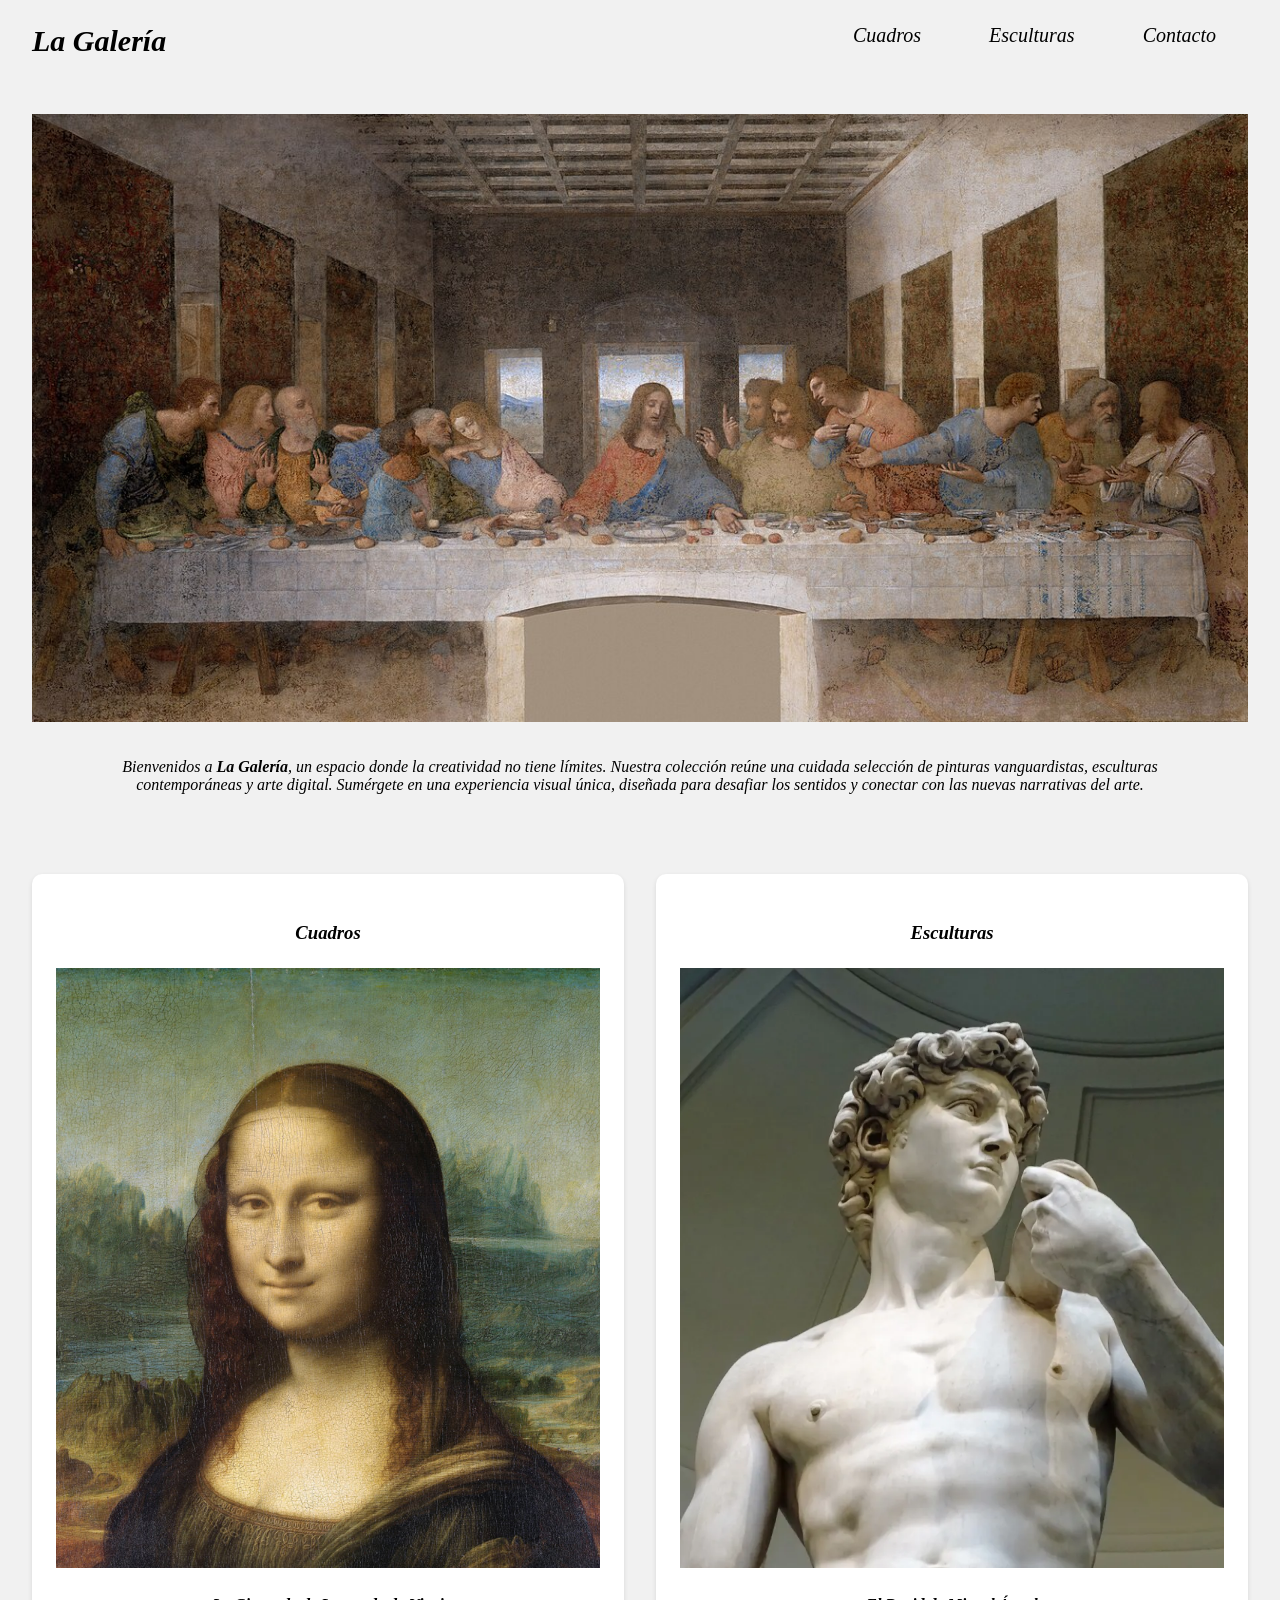
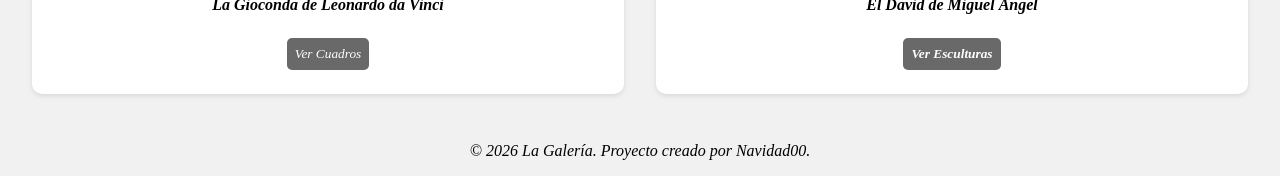
<file: index.html>
<!DOCTYPE html>
<html lang="es">
<head>
    <meta charset="UTF-8">
    <meta name="viewport" content="width=device-width, initial-scale=1.0">
    <link rel="stylesheet" href="styles.css">
    <title>La Galería</title>
</head>
<body>
    <header>
        <div class="titulo">La Galería</div>
        <div class="lista">
            <ul>
                <li><a href="./cuadros.html">Cuadros</a></li>
                <li><a href="./esculturas.html">Esculturas</a></li>
                <li><a href="./contacto.html">Contacto</a></li>
            </ul>
        </div>
    </header>
    <div class="info">
        <img src="img/ultimaCena.jpg" alt="La última cena">
        <p>Bienvenidos a <b>La Galería</b>, un espacio donde la creatividad no tiene límites. Nuestra colección reúne una cuidada selección de pinturas vanguardistas, esculturas contemporáneas y arte digital. Sumérgete en una experiencia visual única, diseñada para desafiar los sentidos y conectar con las nuevas narrativas del arte.</p>
    </div>
    
    <div class="obras-grid">
        <div class="cuadros">
            <h3>Cuadros</h3>
            <img src="img/gioconda.jpg" alt="La mona Lisa">
            <p>La Gioconda de Leonardo da Vinci </p>
            <button><a href="./cuadros.html">Ver Cuadros</a></button>
        </div>
        <div class="esculturas">
            <h3>Esculturas</h3>
            <img src="img/david1.png" alt="El David">
            <p>El David de Miguel Ángel</p>
            <button><a href="./esculturas.html">Ver Esculturas</a></button>
        </div>
    </div>
    <footer>
        <p>&copy; 2026 La Galería. Proyecto creado por Navidad00.</p>
    </footer>
</body>
</html>
</file>
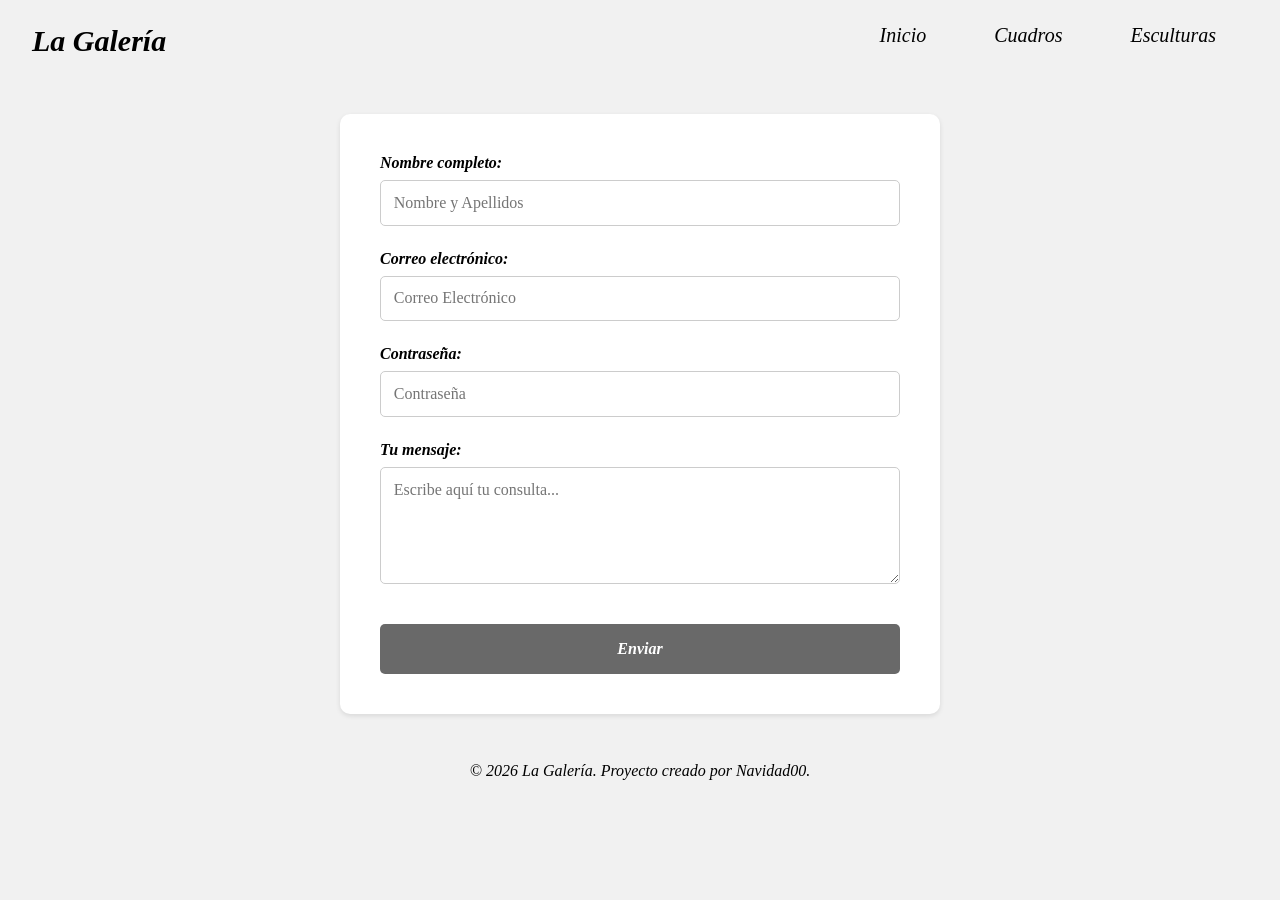
<file: contacto.html>
<!DOCTYPE html>
<html lang="es">
<head>
    <meta charset="UTF-8">
    <meta name="viewport" content="width=device-width, initial-scale=1.0">
    <link rel="stylesheet" href="styles.css">
    <title>La Galería</title>
</head>
<body>
    <header>
        <div class="titulo">La Galería</div>
        <div class="lista">
            <ul>
                <li><a href="./index.html">Inicio</a></li>
                <li><a href="./cuadros.html">Cuadros</a></li>
                <li><a href="./esculturas.html">Esculturas</a></li>
            </ul>
        </div>
    </header>
    <div class="form">
        <form class="formulario-contacto" action="#" method="POST">
            <div class="grupo-form">
                <label for="nombre">Nombre completo:</label>
                <input type="text" id="nombre" name="nombre" placeholder="Nombre y Apellidos" required>
            </div>
            <div class="grupo-form">
                <label for="email">Correo electrónico:</label>
                <input type="email" id="email" name="email" placeholder="Correo Electrónico" required>
            </div>
            <div class="grupo-form">
                <label for="password">Contraseña:</label>
                <input type="password" id="passwd" name="password" placeholder="Contraseña">
            </div>
            <div class="grupo-form">
                <label for="mensaje">Tu mensaje:</label>
                <textarea id="mensaje" name="mensaje" rows="5" placeholder="Escribe aquí tu consulta..." required></textarea>
            </div>
            <button type="submit" class="boton-enviar">Enviar</button>
        </form>
    </div>
    <footer>
        <p>&copy; 2026 La Galería. Proyecto creado por Navidad00.</p>
    </footer>
    </body>
</html>
</file>
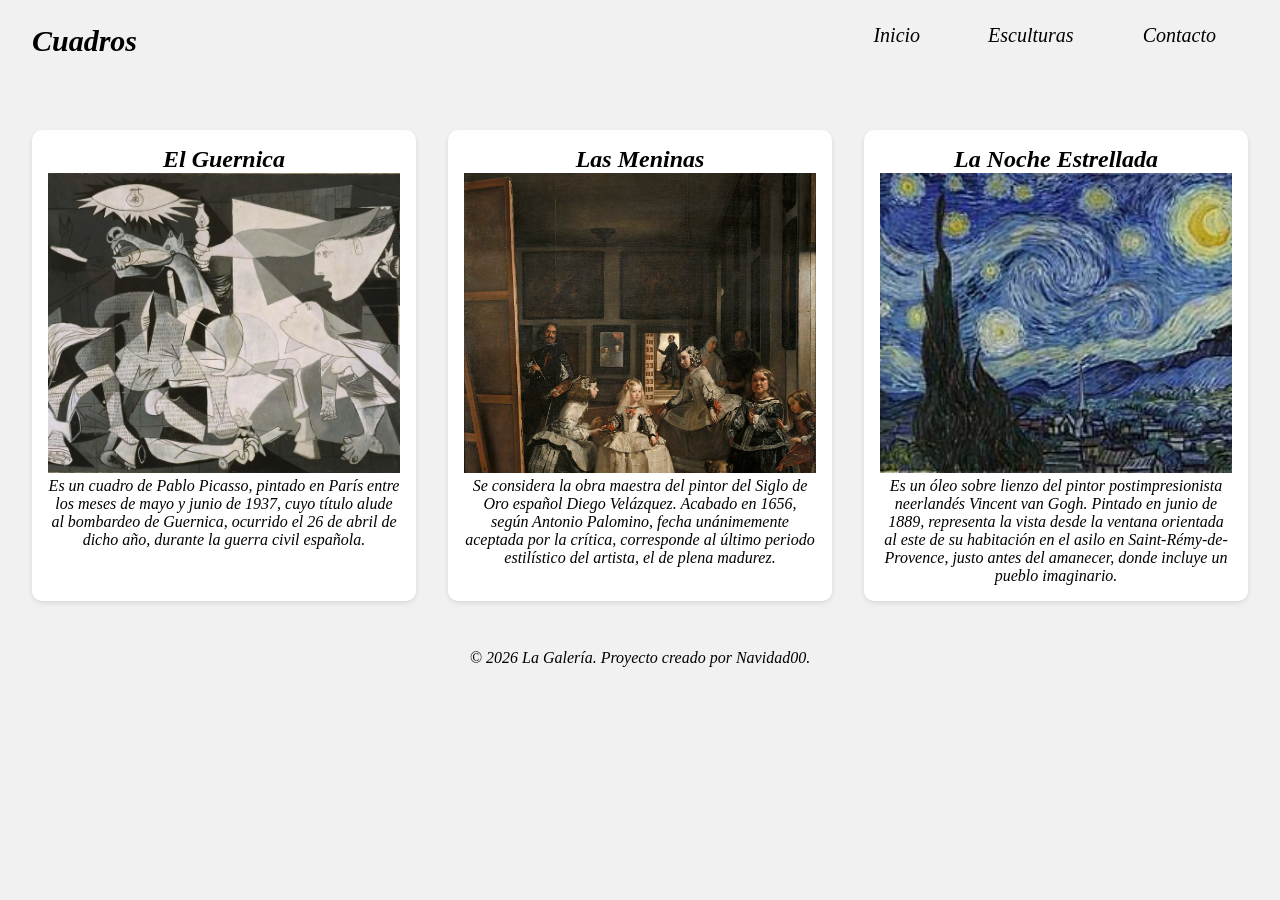
<file: cuadros.html>
<!DOCTYPE html>
<html lang="es">
<head>
    <meta charset="UTF-8">
    <meta name="viewport" content="width=device-width, initial-scale=1.0">
    <link rel="stylesheet" href="styles.css">
    <title>Cuadros</title>
</head>
<body>
    <header>
        <div class="titulo">Cuadros</div>
        <div class="lista">
            <ul>
                <li><a href="./index.html">Inicio</a></li>
                <li><a href="./esculturas.html">Esculturas</a>
                </li>
                <li><a href="./contacto.html">Contacto</a></li>
            </ul>
        </div>
    </header>
    <div class="cuadros-grid">
        <div class="tarjeta-cuadro">
            <h2>El Guernica</h2>
            <img src="./img/guernica.jpg" alt="EL Guernica">
            <p>Es un cuadro de Pablo Picasso, pintado en París​ entre los meses de mayo y junio de 1937, cuyo título alude al bombardeo de Guernica, ocurrido el 26 de abril de dicho año, durante la guerra civil española.</p>
        </div>
        <div class="tarjeta-cuadro">
            <h2>Las Meninas</h2>
            <img src="./img/lasMeninas.jpg" alt="Las Meninas">
            <p>Se considera la obra maestra del pintor del Siglo de Oro español Diego Velázquez. Acabado en 1656, según Antonio Palomino, fecha unánimemente aceptada por la crítica, corresponde al último periodo estilístico del artista, el de plena madurez.</p>
        </div>
        <div class="tarjeta-cuadro">
            <h2>La Noche Estrellada</h2>
            <img src="./img/nocheEstrellada.jpg" alt="La Noche Estrellada">
            <p>Es un óleo sobre lienzo del pintor postimpresionista neerlandés Vincent van Gogh. Pintado en junio de 1889, representa la vista desde la ventana orientada al este de su habitación en el asilo en Saint-Rémy-de-Provence, justo antes del amanecer, donde incluye un pueblo imaginario.​</p>
        </div>
    </div>
    

    <footer>
        <p>&copy; 2026 La Galería. Proyecto creado por Navidad00.</p>
    </footer>

</body>
</html>
</file>
<file: styles.css>
*{
    padding: 0;
    margin: 0;
    box-sizing: border-box;
    font-family:'Times New Roman', Times, serif;
    font-style: italic;
}

body{
    background-color: rgb(241, 241, 241);
}

header{
    display: flex;
    text-align: center;
    justify-content: space-between;
    padding: 1.5rem 2rem;
    margin: 0 auto;
}

.titulo{
    font-size: 30px;
    font-weight: bold;
}

.lista li{
    list-style: none;
    display: inline;
    margin: 1.5rem 2rem;
    font-size: 20px;
}

.lista a{
    text-decoration: none;
    color: black;
}

.info img{
    width: 100%;
    padding: 2rem;
    border-radius: 10px;
}

.info p{
    text-align: center;
    justify-content: center;
    margin-left: 5rem;
    margin-right: 5rem;
}

.obras-grid{
    padding-top: 3rem;
    display: grid;
    grid-template-columns: repeat(auto-fit, minmax(300px, 1fr));
    gap: 2rem;
    margin: 2rem;
}

.cuadros{
    background-color: white;
    border-radius: 10px;
    overflow: hidden;
    box-shadow: 0 2px 5px rgba(0, 0, 0, 0.1);
    padding: 1.5rem;
    text-align: center;
}

.esculturas{
    background-color: white;
    border-radius: 10px;
    overflow: hidden;
    box-shadow: 0 2px 5px rgba(0, 0, 0, 0.1);
    padding: 1.5rem;
    text-align: center;
}

.obras-grid img{
    width: 100%;
    height: 600px;
    object-fit: cover;
}

.cuadros h3{
    padding: 1.5rem;
}

.cuadros p{
    font-weight: bold;
    padding: 1.5rem;
}

.cuadros button{
    padding: 0.5rem;
    background-color: dimgrey;
    border-radius: 5px;
    border: none;
    cursor: pointer;
}

.cuadros button:hover{
    background-color: black;
}

.cuadros a{
    text-decoration: none;
    color: white;
}

.esculturas h3{
    padding: 1.5rem;
}

.esculturas p{
    font-weight: bold;
    padding: 1.5rem;
}

.esculturas button{
    padding: 0.5rem;
    background-color: dimgrey;
    border-radius: 5px;
    border: none;
    color: white;
    font-weight: bold;
    cursor: pointer;
}

.esculturas button:hover{
    background-color: black;
}

.esculturas a{
    text-decoration: none;
    color: white;
}

footer {
    text-align: center;
    padding: 1rem;
}

.titulo2{
    text-align: center;
    padding-top: 1rem;
}

.cuadros-grid{
    padding-top: 1rem;
    display: grid;
    grid-template-columns: repeat(auto-fit, minmax(300px, 1fr));
    gap: 2rem;
    margin: 2rem;
}

.tarjeta-cuadro{
    background-color: white;
    border-radius: 10px;
    overflow: hidden;
    box-shadow: 0 2px 5px rgba(0, 0, 0, 0.1);
    padding: 1rem;
    text-align: center;
}

.tarjeta-cuadro img{
    width: 100%;
    height: 300px;
    object-fit: cover;
}



.esculturas-grid{
    padding-top: 1rem;
    display: grid;
    grid-template-columns: repeat(auto-fit, minmax(300px, 1fr));
    gap: 2rem;
    margin: 2rem;
}

.tarjeta-escultura{
    background-color: white;
    border-radius: 10px;
    overflow: hidden;
    box-shadow: 0 2px 5px rgba(0, 0, 0, 0.1);
    padding: 1rem;
    text-align: center;
}

.tarjeta-escultura img{
    width: 100%;
    height: 400px;
    object-fit: cover;
}

.formulario-contacto {
    background-color: white;
    max-width: 600px;
    margin: 2rem auto;
    padding: 2.5rem;
    border-radius: 10px;
    box-shadow: 0 2px 5px rgba(0, 0, 0, 0.1);
    display: flex;
    flex-direction: column;
    gap: 1.5rem;
}

.grupo-form {
    display: flex;
    flex-direction: column;
    gap: 0.5rem;
}

.grupo-form label {
    font-weight: bold;
}

.grupo-form input,
.grupo-form textarea {
    padding: 0.8rem;
    border: 1px solid #ccc;
    border-radius: 5px;
    font-size: 16px;
    width: 100%;
    font-style: normal;
}

.boton-enviar {
    padding: 1rem;
    background-color: dimgrey;
    border-radius: 5px;
    border: none;
    color: white;
    font-weight: bold;
    font-size: 16px;
    cursor: pointer;
    margin-top: 1rem;
}

.boton-enviar:hover {
    background-color: black;
}

@media screen and (max-width: 480px){
    header{
        flex-direction: column;
        padding: 1rem;
    }
    
    header ul{
        padding-top: 1rem;
    }
}
</file>
